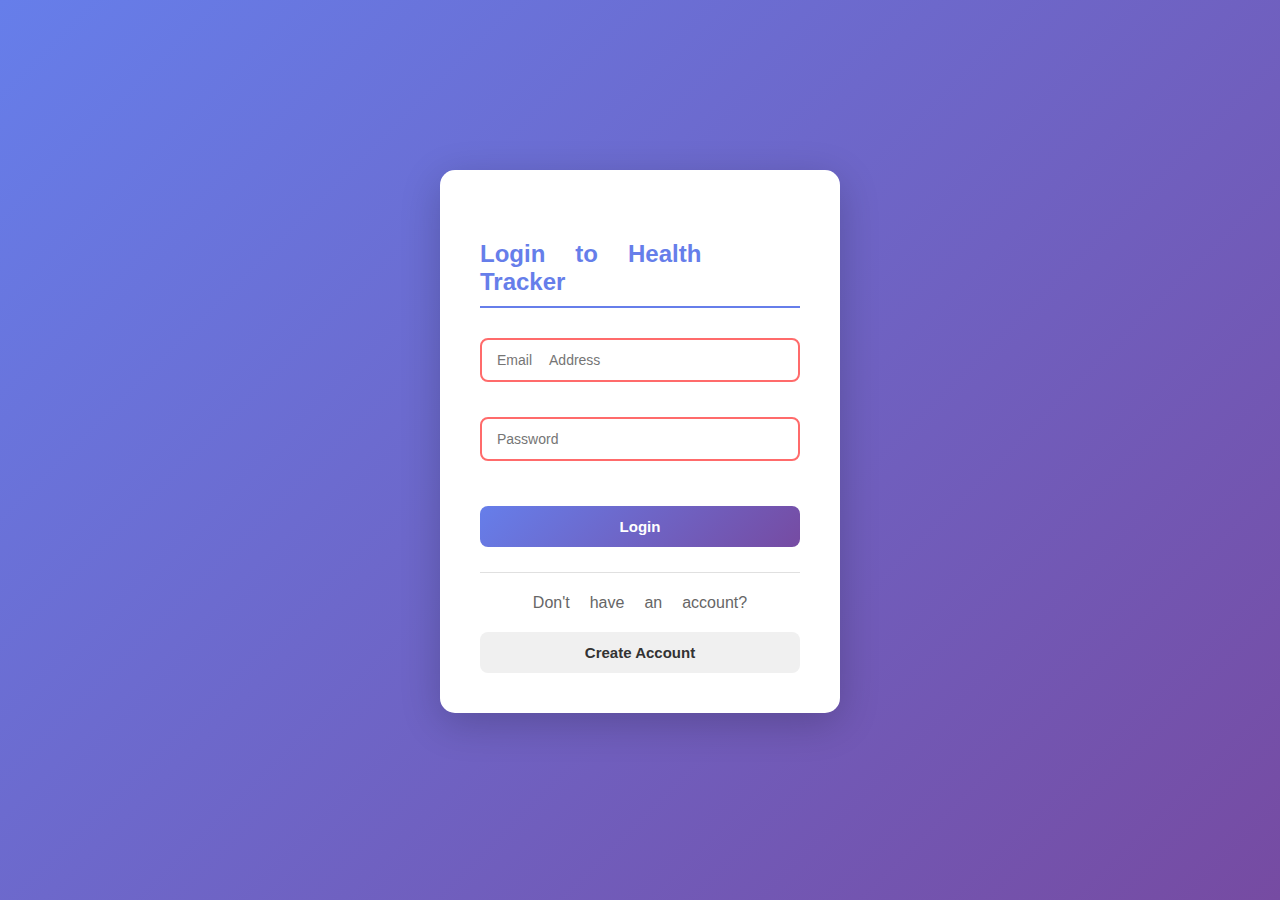
<file: login.html>
<!DOCTYPE html>
<html>
<head>
    <meta charset="UTF-8">
    <meta name="viewport" content="width=device-width, initial-scale=1.0">
    <title>Login - Health Tracker</title>
    <link rel="stylesheet" href="style.css">
</head>
<body>

<div class="auth-container">
    <h2>Login to Health Tracker</h2>
    
    <div id="errorMessage"></div>

    <div class="form-group">
        <input type="email" id="email" placeholder="Email Address" required>
    </div>

    <div class="form-group">
        <input type="password" id="password" placeholder="Password" required>
    </div>

    <button onclick="login()">Login</button>

    <div class="auth-link">
        <p>Don't have an account?</p>
        <button class="secondary" onclick="window.location='register.html'">Create Account</button>
    </div>
</div>

<script>
function login() {
    const email = document.getElementById("email").value.trim();
    const password = document.getElementById("password").value;
    const errorDiv = document.getElementById("errorMessage");

    // Validation
    if (!email || !password) {
        showError("Please fill in all fields", errorDiv);
        return;
    }

    fetch("../api/login.php", {
        method: "POST",
        headers: {"Content-Type": "application/json"},
        credentials: "include",
        body: JSON.stringify({
            email: email,
            password: password
        })
    })
    .then(res => res.json())
    .then(data => {
        if(data.success){
            window.location.href = "index.html";
        } else {
            showError(data.message || "Login failed", errorDiv);
        }
    })
    .catch(error => {
        showError("Server error. Please try again.", errorDiv);
        console.error(error);
    });
}

function logout(){
    if(confirm("Are you sure you want to logout?")){
        fetch("../api/logout.php", { credentials: "include" })
            .then(() => window.location.href = "login.html");
    }
}

function showError(message, element) {
    element.innerHTML = `<div class="error-message">${message}</div>`;
}

// Allow Enter key to submit
document.querySelectorAll("input").forEach(input => {
    input.addEventListener("keypress", function(e) {
        if (e.key === "Enter") login();
    });
});
</script>
</body>
</html>
</file>
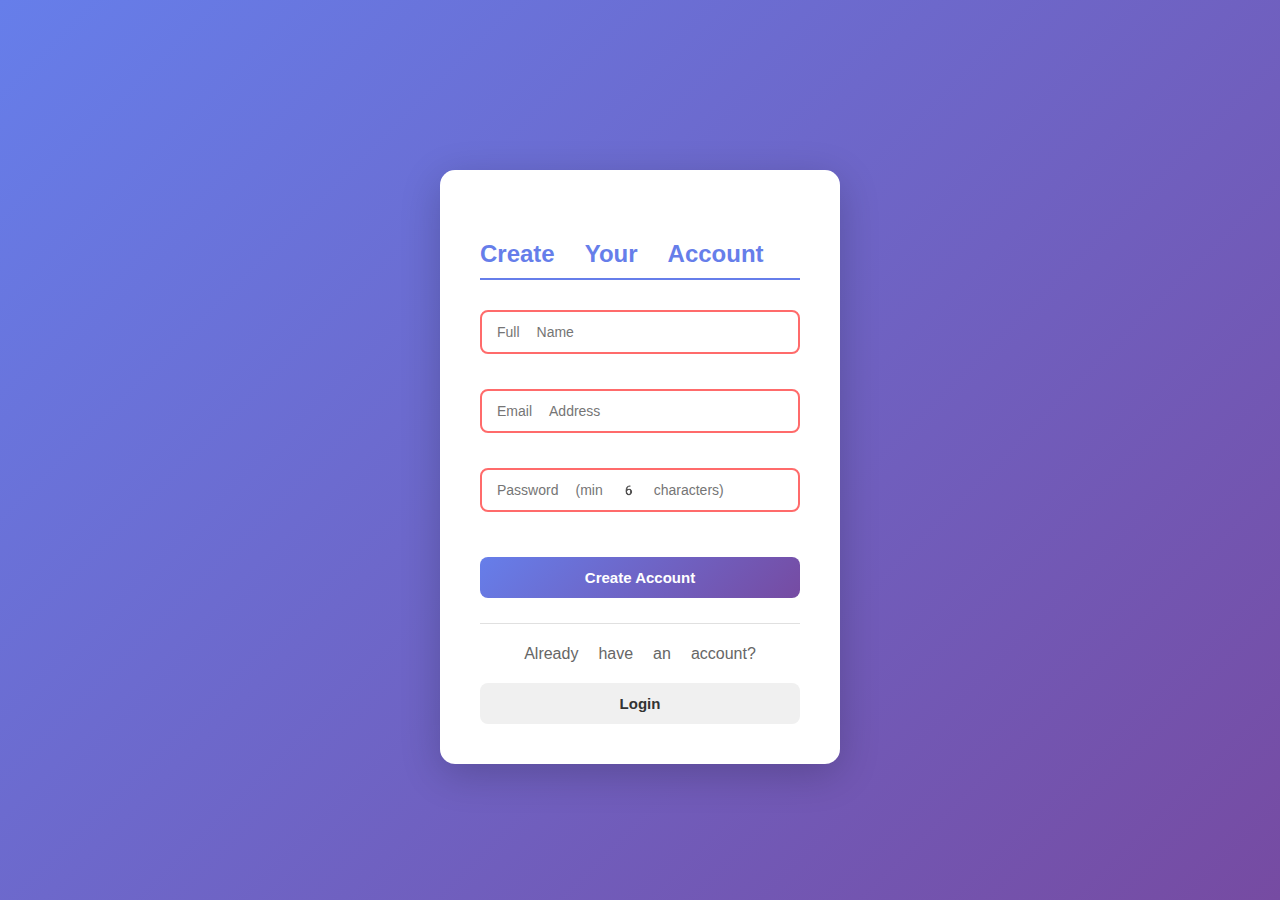
<file: register.html>
<!DOCTYPE html>
<html>
<head>
    <meta charset="UTF-8">
    <meta name="viewport" content="width=device-width, initial-scale=1.0">
    <title>Register - Health Tracker</title>
    <link rel="stylesheet" href="style.css">
</head>
<body>

<div class="auth-container">
    <h2>Create Your Account</h2>

    <div id="errorMessage"></div>

    <div class="form-group">
        <input type="text" id="name" placeholder="Full Name" required>
    </div>

    <div class="form-group">
        <input type="email" id="email" placeholder="Email Address" required>
    </div>

    <div class="form-group">
        <input type="password" id="password" placeholder="Password (min 6 characters)" required>
    </div>

    <button onclick="register()">Create Account</button>

    <div class="auth-link">
        <p>Already have an account?</p>
        <button class="secondary" onclick="window.location='login.html'">Login</button>
    </div>
</div>

<script>
function register() {
    const name = document.getElementById("name").value.trim();
    const email = document.getElementById("email").value.trim();
    const password = document.getElementById("password").value;
    const errorDiv = document.getElementById("errorMessage");

    // Validation
    if (!name || !email || !password) {
        showError("Please fill in all fields", errorDiv);
        return;
    }

    if (password.length < 6) {
        showError("Password must be at least 6 characters", errorDiv);
        return;
    }

    if (!email.includes("@")) {
        showError("Please enter a valid email address", errorDiv);
        return;
    }

    fetch("../api/register.php", {
        method: "POST",
        headers: {"Content-Type": "application/json"},
        credentials: "include",
        body: JSON.stringify({
            name: name,
            email: email,
            password: password
        })
    })
    .then(res => res.json())
    .then(data => {
        if(data.success){
            showError('Account created! Redirecting to login...', errorDiv);
            setTimeout(() => window.location = "login.html", 2000);
        } else {
            showError(data.message || "Registration failed", errorDiv);
        }
    })
    .catch(error => {
        showError("Server error. Please try again.", errorDiv);
        console.error(error);
    });
}

function showError(message, element) {
    element.innerHTML = `<div class="error-message">${message}</div>`;
}

// Allow Enter key to submit
document.querySelectorAll("input").forEach(input => {
    input.addEventListener("keypress", function(e) {
        if (e.key === "Enter") register();
    });
});
</script>

</body>
</html>
</file>
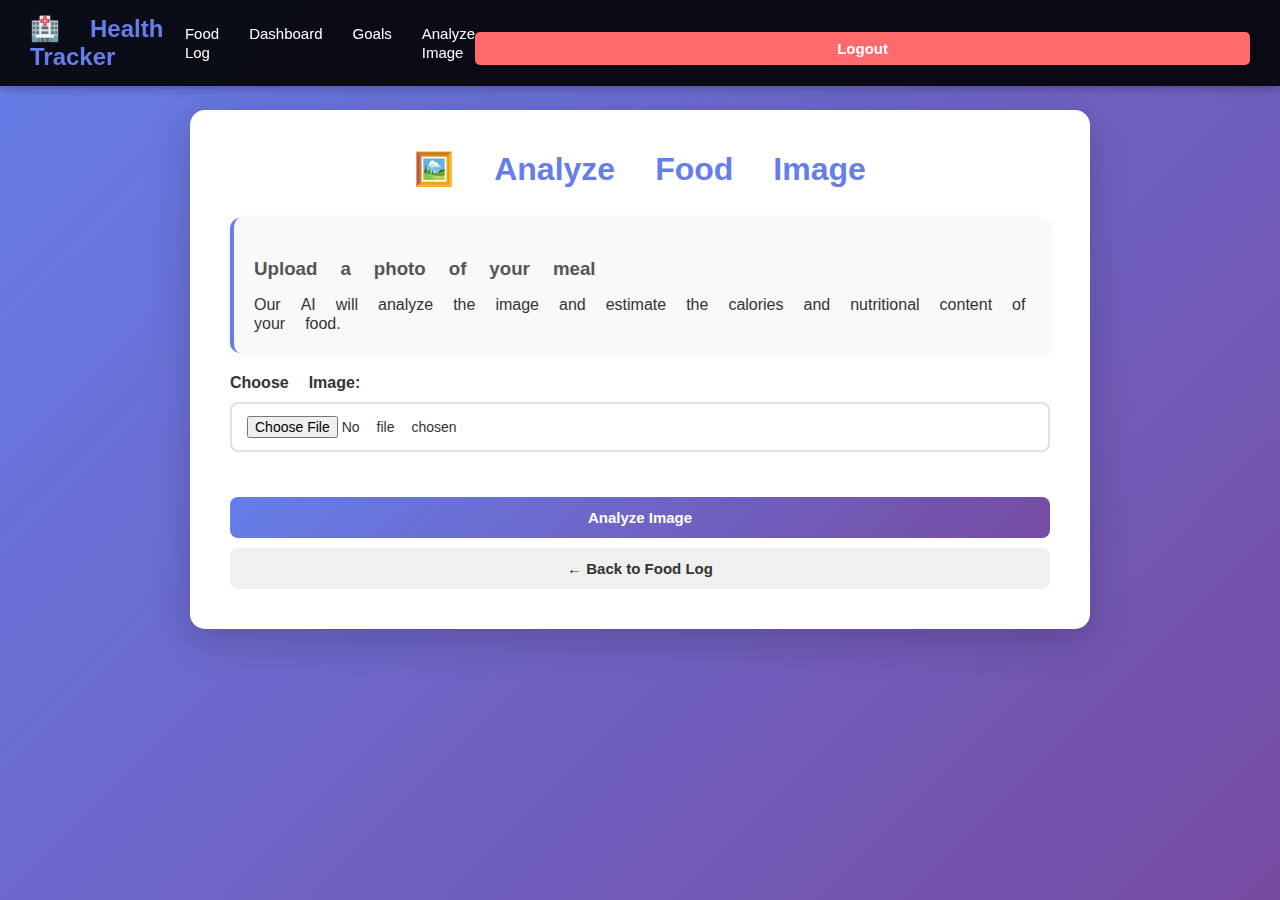
<file: upload.html>
<!DOCTYPE html>
<html>
<head>
    <meta charset="UTF-8">
    <meta name="viewport" content="width=device-width, initial-scale=1.0">
    <title>Analyze Image - Health Tracker</title>
    <link rel="stylesheet" href="style.css">
</head>
<body>

<nav>
    <div class="logo">🏥 Health Tracker</div>
    <ul>
        <li><a href="index.html">Food Log</a></li>
        <li><a href="dashboard.html">Dashboard</a></li>
        <li><a href="goals.html">Goals</a></li>
        <li><a href="upload.html">Analyze Image</a></li>
    </ul>
    <button onclick="logout()">Logout</button>
</nav>

<div class="container">
    <h1>🖼️ Analyze Food Image</h1>

    <div id="successMessage"></div>
    <div id="errorMessage"></div>

    <div class="card">
        <h3>Upload a photo of your meal</h3>
        <p>Our AI will analyze the image and estimate the calories and nutritional content of your food.</p>
    </div>

    <div class="form-group">
        <label for="image" style="display: block; margin-bottom: 10px; font-weight: bold;">Choose Image:</label>
        <input type="file" id="image" accept="image/*" placeholder="Select an image">
    </div>

    <div id="imagePreview"></div>

    <button onclick="uploadImage()">Analyze Image</button>
    <button onclick="goBack()" class="secondary">← Back to Food Log</button>

    <div id="analysisResult"></div>
</div>

<script>
// Preview image before upload
document.getElementById("image").addEventListener("change", function(e) {
    const file = e.target.files[0];
    if(file) {
        const reader = new FileReader();
        reader.onload = function(event) {
            document.getElementById("imagePreview").innerHTML = 
                `<img src="${event.target.result}" style="max-width: 100%; max-height: 300px; border-radius: 8px; margin: 20px 0;">`;
        };
        reader.readAsDataURL(file);
    }
});

function uploadImage() {
    const file = document.getElementById("image").files[0];
    const resultDiv = document.getElementById("analysisResult");

    if (!file) {
        showMessage("Please select an image first", 'error');
        return;
    }

    // Show loading state
    resultDiv.innerHTML = '<div class="card" style="text-align: center;">⏳ Analyzing image...</div>';

    const formData = new FormData();
    formData.append("image", file);

    fetch("../api/analyze_image.php", {
        method: "POST",
        credentials: "include",
        body: formData
    })
    .then(res => res.json())
    .then(data => {
        if(data.success || data.calories) {
            const calories = data.calories || 0;
            const analysis = `
                <div class="card">
                    <h3>✅ Analysis Results</h3>
                    <div style="background: #f0f0f0; padding: 15px; border-radius: 8px;">
                        <p><strong>Estimated Calories:</strong> ${calories} kcal</p>
                        ${data.protein ? `<p><strong>Protein:</strong> ${data.protein}g</p>` : ''}
                        ${data.carbs ? `<p><strong>Carbs:</strong> ${data.carbs}g</p>` : ''}
                        ${data.fat ? `<p><strong>Fat:</strong> ${data.fat}g</p>` : ''}
                    </div>
                </div>
            `;
            resultDiv.innerHTML = analysis;
            showMessage("✅ Image analyzed successfully!", 'success');
        } else {
            resultDiv.innerHTML = '';
            showMessage(data.message || "Could not analyze image", 'error');
        }
    })
    .catch(error => {
        resultDiv.innerHTML = '';
        showMessage("Error analyzing image. Please try again.", 'error');
        console.error(error);
    });
}

function showMessage(message, type) {
    const successDiv = document.getElementById("successMessage");
    const errorDiv = document.getElementById("errorMessage");
    
    if (type === 'success') {
        successDiv.innerHTML = `<div class="success-message">${message}</div>`;
        errorDiv.innerHTML = '';
        setTimeout(() => successDiv.innerHTML = '', 5000);
    } else {
        errorDiv.innerHTML = `<div class="error-message">${message}</div>`;
        successDiv.innerHTML = '';
        setTimeout(() => errorDiv.innerHTML = '', 5000);
    }
}

function logout(){
    if(confirm("Are you sure you want to logout?")){
        fetch("../api/logout.php")
        .then(res => res.json())
        .then(() => {
            window.location = "login.html";
        });
    }
}

function goBack() {
    window.location = "index.html";
}
</script>
</body>
</html>
</file>
<file: style.css>
* {
    margin: 0;
    padding: 0;
    box-sizing: border-box;
}

body {
    font-family: -apple-system, BlinkMacSystemFont, 'Segoe UI', 'Helvetica Neue', Roboto, 'Noto Color Emoji', sans-serif;
    background: linear-gradient(135deg, #667eea 0%, #764ba2 100%);
    color: #333;
    min-height: 100vh;
    padding-top: 70px;
}

/* Navigation Bar */
nav {
    position: fixed;
    top: 0;
    left: 0;
    width: 100%;
    background: rgba(0, 0, 0, 0.9);
    padding: 15px 30px;
    box-shadow: 0 2px 10px rgba(0, 0, 0, 0.3);
    z-index: 1000;
    display: flex;
    justify-content: space-between;
    align-items: center;
}

nav .logo {
    color: #667eea;
    font-size: 24px;
    font-weight: bold;
}

nav ul {
    display: flex;
    list-style: none;
    gap: 30px;
}

nav a {
    color: white;
    text-decoration: none;
    font-size: 15px;
    transition: color 0.3s ease;
}

nav a:hover {
    color: #667eea;
}

nav button {
    background: #ff6b6b;
    padding: 8px 20px;
    border-radius: 5px;
}

nav button:hover {
    background: #ff5252;
}

/* Main Container */
.container {
    max-width: 900px;
    margin: 40px auto;
    background: white;
    padding: 40px;
    border-radius: 15px;
    box-shadow: 0 10px 40px rgba(0, 0, 0, 0.2);
}

h1 {
    color: #667eea;
    margin-bottom: 30px;
    text-align: center;
    font-size: 32px;
}

h2 {
    color: #667eea;
    margin: 30px 0 20px 0;
    font-size: 24px;
    border-bottom: 2px solid #667eea;
    padding-bottom: 10px;
}

h3 {
    color: #555;
    margin: 20px 0 15px 0;
}

/* Form Elements */
.form-group {
    margin-bottom: 20px;
}

input, select, textarea {
    width: 100%;
    padding: 12px 15px;
    margin-bottom: 15px;
    border: 2px solid #e0e0e0;
    border-radius: 8px;
    font-size: 14px;
    transition: border-color 0.3s ease;
    font-family: inherit;
}

input:focus, select:focus, textarea:focus {
    outline: none;
    border-color: #667eea;
    box-shadow: 0 0 0 3px rgba(102, 126, 234, 0.1);
}

input:invalid {
    border-color: #ff6b6b;
}

/* Buttons */
button {
    padding: 12px 25px;
    background: linear-gradient(135deg, #667eea 0%, #764ba2 100%);
    color: white;
    border: none;
    border-radius: 8px;
    font-size: 15px;
    cursor: pointer;
    transition: transform 0.2s ease, box-shadow 0.2s ease;
    font-weight: 600;
    width: 100%;
    margin-top: 10px;
}

button:hover {
    transform: translateY(-2px);
    box-shadow: 0 5px 20px rgba(102, 126, 234, 0.4);
}

button:active {
    transform: translateY(0);
}

button.secondary {
    background: #f0f0f0;
    color: #333;
    margin-top: 10px;
}

button.secondary:hover {
    background: #e0e0e0;
    box-shadow: 0 5px 20px rgba(0, 0, 0, 0.1);
}

/* Links */
a {
    color: #667eea;
    text-decoration: none;
    transition: color 0.3s ease;
}

a:hover {
    color: #764ba2;
}

/* Cards & Sections */
.card {
    background: #f9f9f9;
    padding: 20px;
    margin: 20px 0;
    border-radius: 10px;
    border-left: 4px solid #667eea;
    box-shadow: 0 2px 10px rgba(0, 0, 0, 0.05);
}

.entry {
    background: white;
    padding: 15px;
    margin: 15px 0;
    border-radius: 8px;
    border-left: 4px solid #667eea;
    box-shadow: 0 2px 8px rgba(0, 0, 0, 0.1);
    transition: box-shadow 0.3s ease;
}

.entry:hover {
    box-shadow: 0 5px 15px rgba(0, 0, 0, 0.15);
}

.entry-header {
    font-weight: bold;
    color: #667eea;
    margin-bottom: 8px;
}

.entry-food {
    color: #333;
    margin: 5px 0;
}

.entry-stats {
    color: #666;
    font-size: 12px;
    margin-top: 10px;
}

/* Auth Forms */
.auth-container {
    max-width: 400px;
    margin: 100px auto;
    background: white;
    padding: 40px;
    border-radius: 15px;
    box-shadow: 0 10px 40px rgba(0, 0, 0, 0.2);
}

.auth-container h2 {
    margin-bottom: 30px;
}

.auth-link {
    text-align: center;
    margin-top: 25px;
    padding-top: 20px;
    border-top: 1px solid #e0e0e0;
}

.auth-link p {
    margin: 0 0 10px 0;
    color: #666;
}

/* Filter Section */
.filter-section {
    background: #f9f9f9;
    padding: 20px;
    border-radius: 10px;
    margin-bottom: 30px;
}

.filter-row {
    display: grid;
    grid-template-columns: 1fr 1fr ;
    gap: 15px;
    margin-bottom: 15px;
}

.filter-buttons {
    display: grid;
    grid-template-columns: 1fr 1fr;
    gap: 10px;
}

/* Pagination */
.pagination {
    display: flex;
    justify-content: center;
    align-items: center;
    gap: 15px;
    margin: 30px 0;
}

.pagination button {
    width: auto;
    padding: 10px 20px;
}

.page-info {
    color: #667eea;
    font-weight: bold;
}

/* Messages */
.success-message {
    background: #d4edda;
    color: #155724;
    padding: 15px;
    border-radius: 8px;
    margin-bottom: 20px;
    border-left: 4px solid #28a745;
}

.error-message {
    background: #f8d7da;
    color: #721c24;
    padding: 15px;
    border-radius: 8px;
    margin-bottom: 20px;
    border-left: 4px solid #f5c6cb;
}

/* Responsive Design */
@media (max-width: 768px) {
    nav {
        flex-direction: column;
        gap: 15px;
    }

    nav ul {
        gap: 15px;
    }

    .container {
        margin: 20px 15px;
        padding: 20px;
    }

    .filter-row {
        grid-template-columns: 1fr;
    }

    .pagination {
        flex-direction: column;
    }

    .pagination button {
        width: 100%;
    }

    h1 {
        font-size: 24px;
    }

    h2 {
        font-size: 20px;
    }
}

/* Canvas Chart */
canvas {
    max-width: 100%;
    margin: 20px 0;
}
</file>
